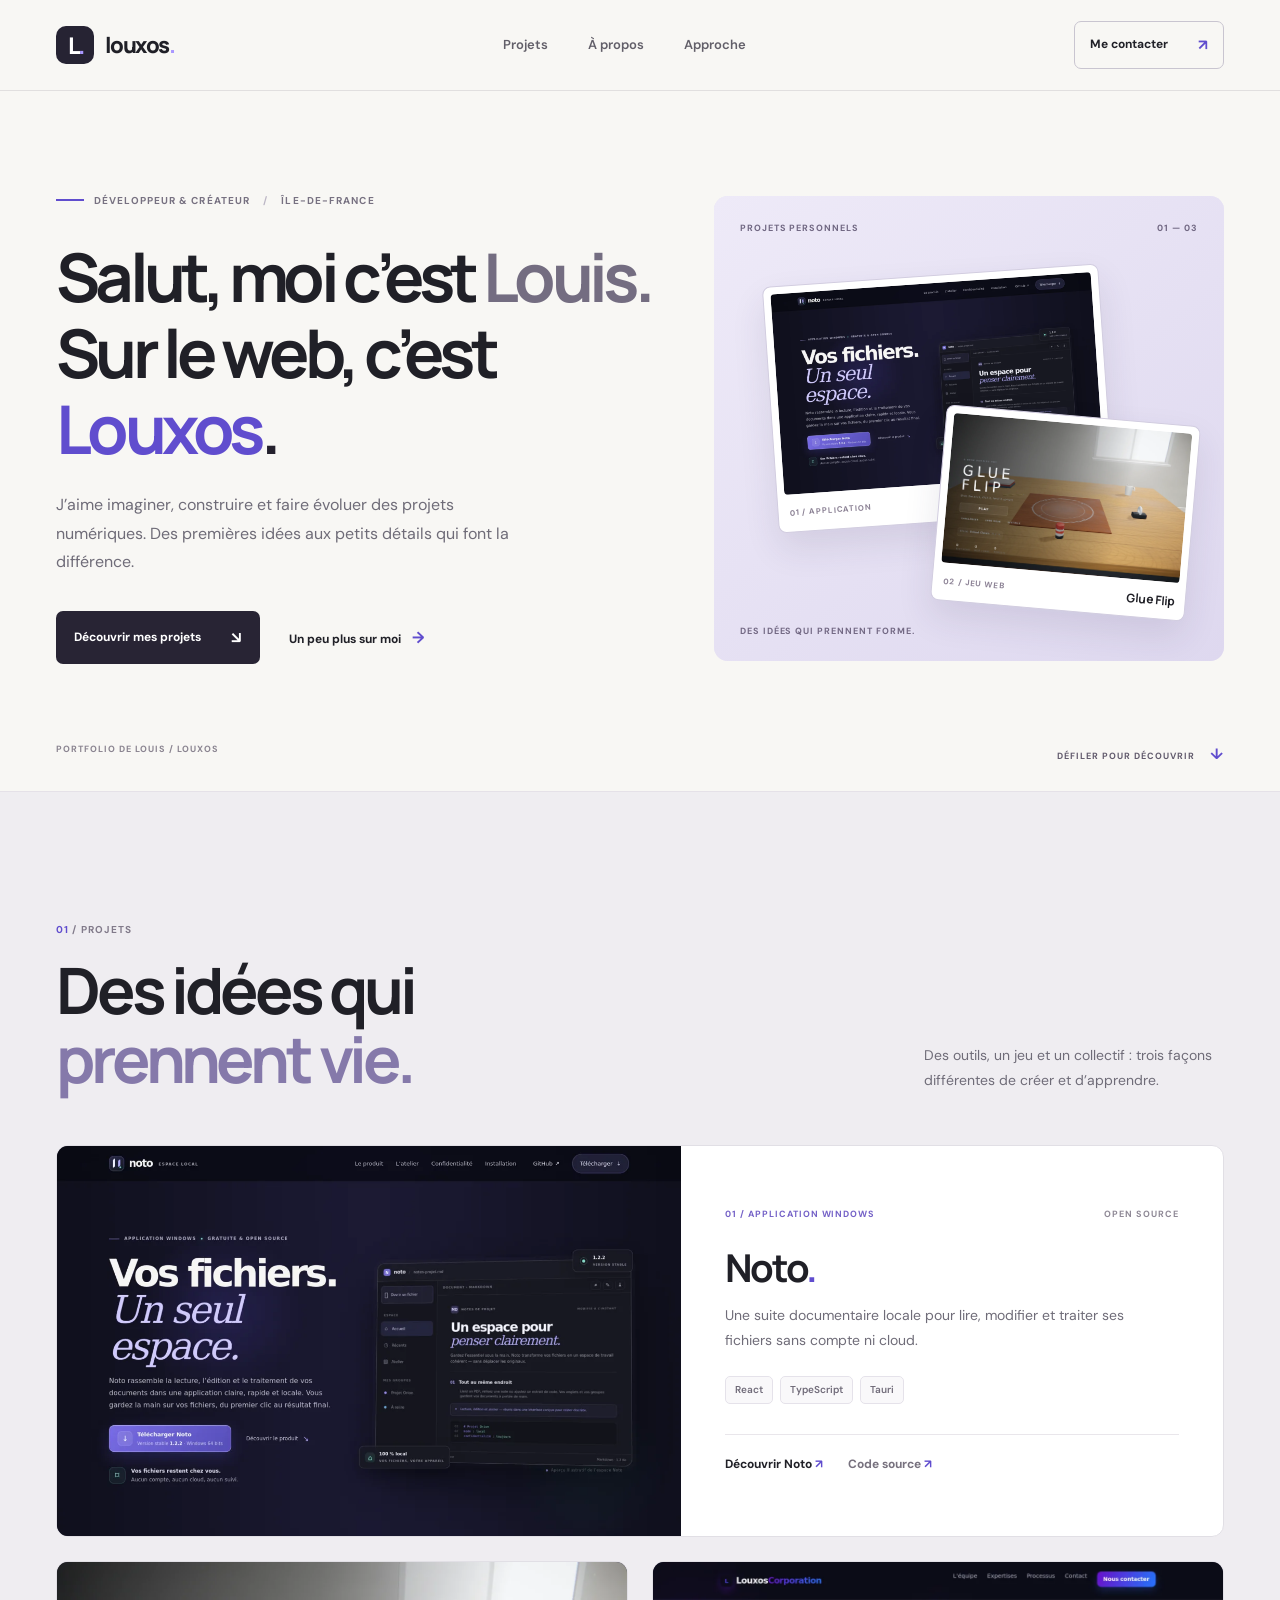
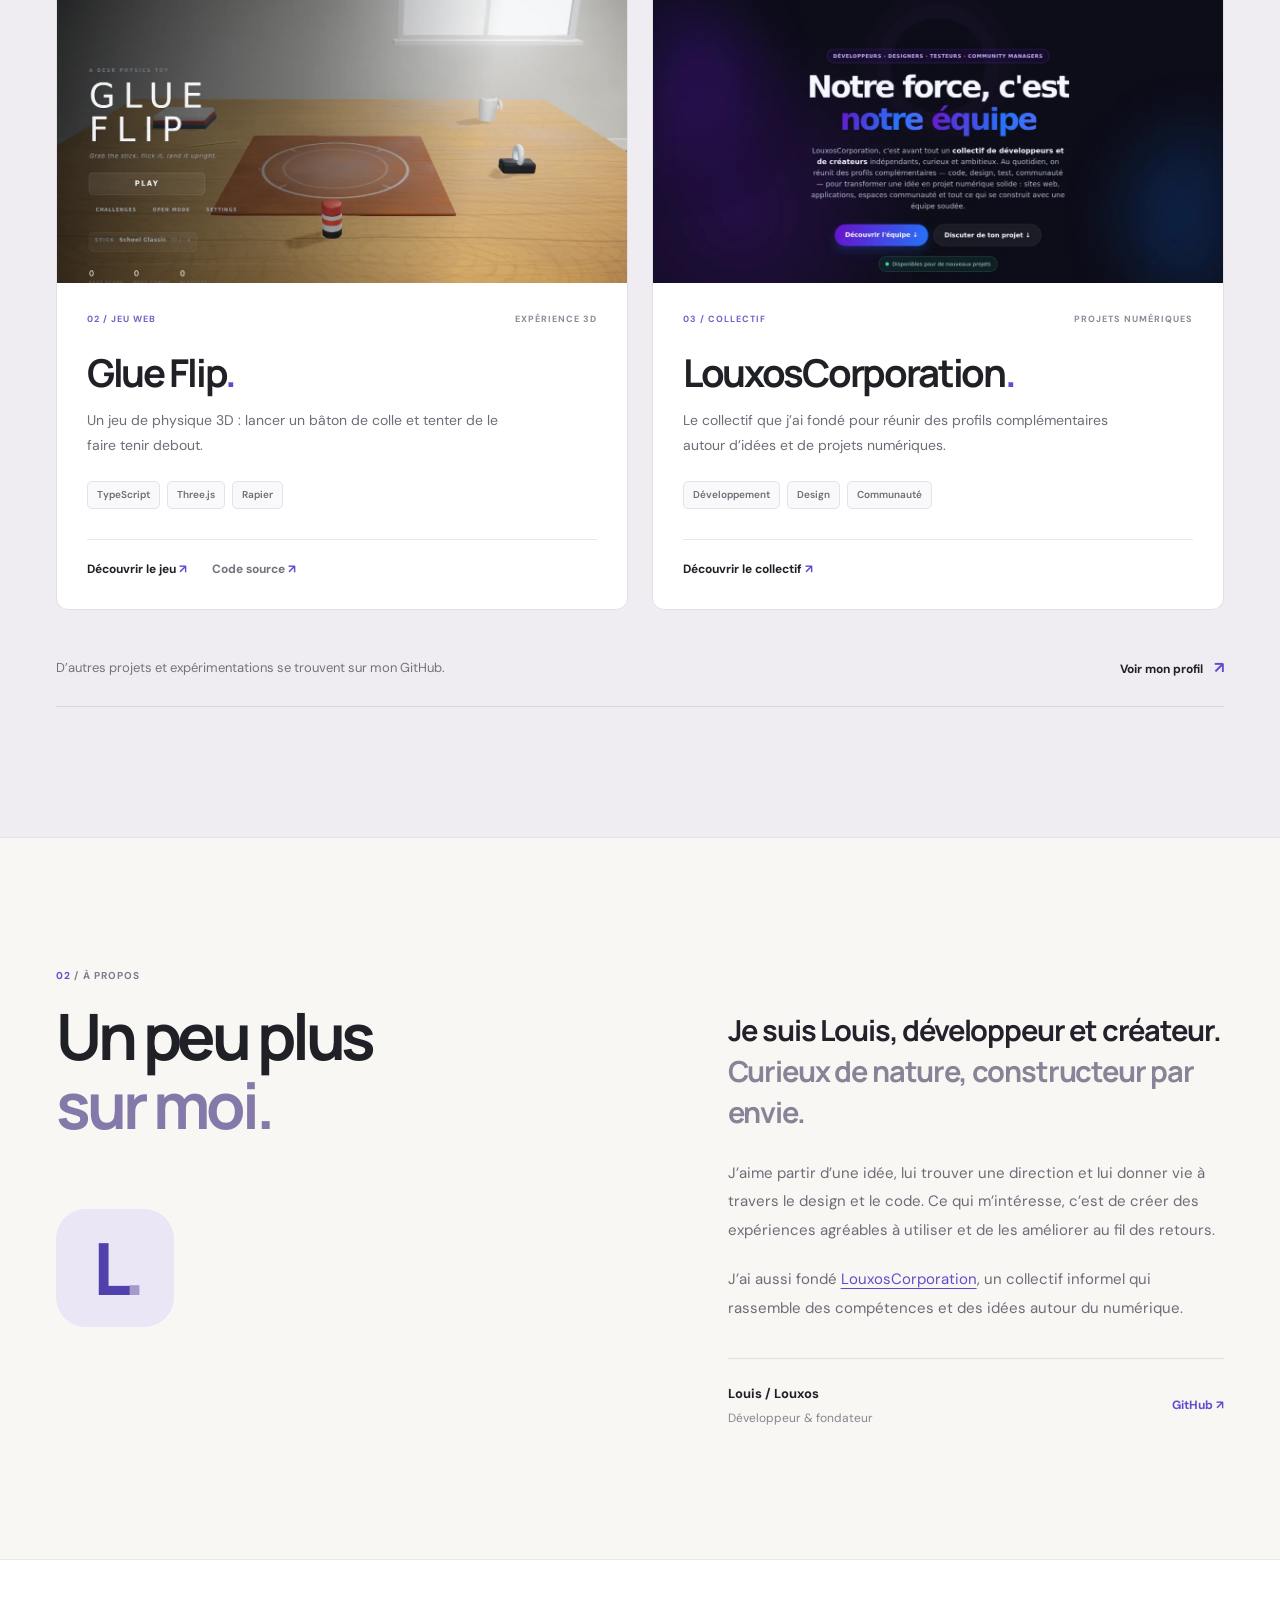
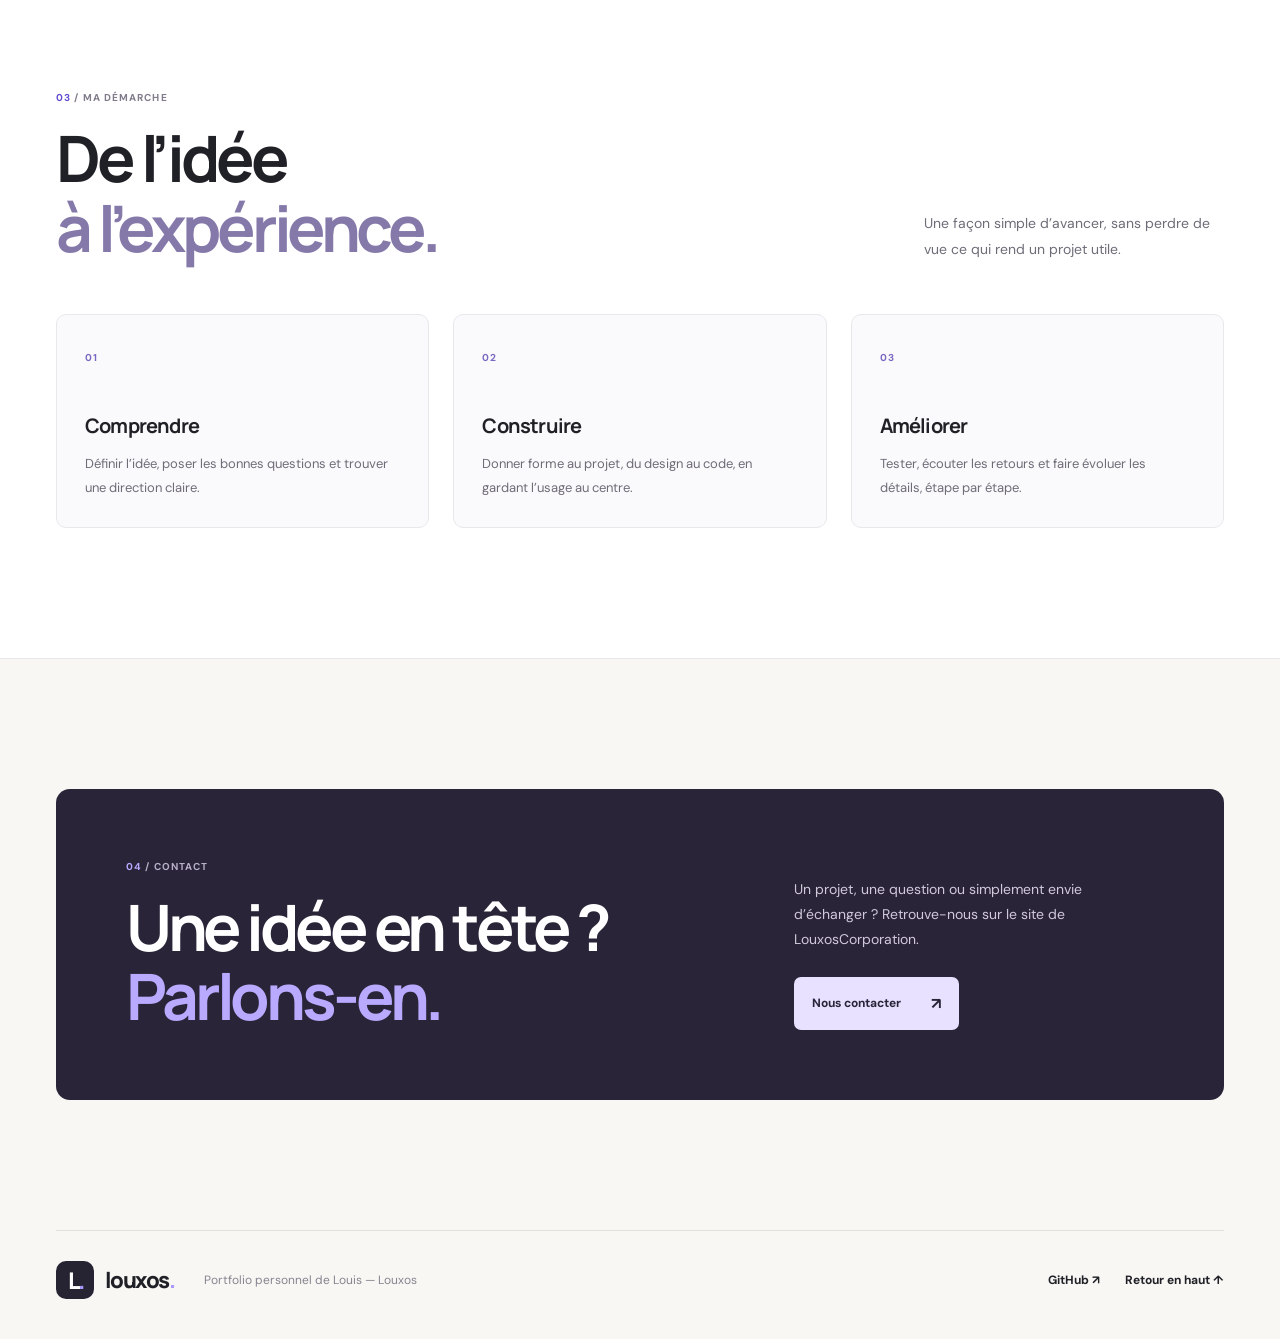
<file: index.html>
<!doctype html>
<html lang="fr">
<head>
  <meta charset="utf-8">
  <meta name="viewport" content="width=device-width, initial-scale=1">
  <meta name="description" content="Portfolio de Louis, alias Louxos : développeur, créateur et fondateur de LouxosCorporation. Découvrez ses projets numériques.">
  <meta name="theme-color" content="#f8f7f4">
  <link rel="canonical" href="https://louxos.github.io/">
  <meta property="og:type" content="website">
  <meta property="og:url" content="https://louxos.github.io/">
  <meta property="og:title" content="Louxos — Développeur & créateur">
  <meta property="og:description" content="Des idées, du code et des projets qui prennent vie. Découvrez le portfolio de Louis, alias Louxos.">
  <title>Louxos — Développeur & créateur</title>
  <link rel="icon" href="data:image/svg+xml,%3Csvg xmlns='http://www.w3.org/2000/svg' viewBox='0 0 64 64'%3E%3Crect width='64' height='64' rx='16' fill='%235b49c9'/%3E%3Cpath d='M19 13v38h27v-8H28V13z' fill='white'/%3E%3C/svg%3E">
  <link rel="preconnect" href="https://fonts.googleapis.com">
  <link rel="preconnect" href="https://fonts.gstatic.com" crossorigin>
  <link href="https://fonts.googleapis.com/css2?family=DM+Sans:wght@400;500;600;700&family=Manrope:wght@400;500;600;700;800&display=swap" rel="stylesheet">
  <link rel="stylesheet" href="style.css?v=4">
  <script src="script.js?v=4" defer></script>
</head>
<body>
  <a class="skip-link" href="#contenu">Aller au contenu</a>
  <header class="site-header">
    <div class="shell header-inner">
      <a class="brand" href="#accueil" aria-label="Louxos, accueil"><span class="brand-mark">L<span>.</span></span><span>louxos<span class="brand-dot">.</span></span></a>
      <nav class="nav" aria-label="Navigation principale"><a href="#projets">Projets</a><a href="#apropos">À propos</a><a href="#approche">Approche</a></nav>
      <a class="header-contact" href="#contact">Me contacter <span aria-hidden="true">↗</span></a>
    </div>
  </header>

  <main id="contenu">
    <section class="hero shell" id="accueil" aria-labelledby="hero-title">
      <div class="hero-copy">
        <p class="eyebrow"><span class="eyebrow-line"></span> DÉVELOPPEUR & CRÉATEUR <span class="eyebrow-separator">/</span> ÎLE-DE-FRANCE</p>
        <h1 id="hero-title">Salut, moi c’est <span>Louis.</span><br>Sur le web, c’est <span class="name">Louxos<span class="period">.</span></span></h1>
        <p class="hero-intro">J’aime imaginer, construire et faire évoluer des projets numériques. Des premières idées aux petits détails qui font la différence.</p>
        <div class="hero-actions"><a class="button button-primary" href="#projets">Découvrir mes projets <span aria-hidden="true">↘</span></a><a class="text-link" href="#apropos">Un peu plus sur moi <span aria-hidden="true">→</span></a></div>
      </div>
      <div class="hero-visual" aria-label="Aperçu de deux projets : Noto et Glue Flip">
        <div class="hero-visual-head"><span>PROJETS PERSONNELS</span><span>01 — 03</span></div>
        <div class="preview preview-noto"><img src="assets/noto-site.webp" alt="Aperçu du site de Noto" width="1200" height="750"><div><span>01 / APPLICATION</span><strong>Noto</strong></div></div>
        <div class="preview preview-glue"><img src="assets/glue-flip.webp" alt="Aperçu du jeu Glue Flip" width="1200" height="750"><div><span>02 / JEU WEB</span><strong>Glue Flip</strong></div></div>
        <p class="hero-visual-caption">DES IDÉES QUI PRENNENT FORME.</p>
      </div>
      <div class="hero-bottom"><span>PORTFOLIO DE LOUIS / LOUXOS</span><a href="#projets">DÉFILER POUR DÉCOUVRIR <span aria-hidden="true">↓</span></a></div>
    </section>

    <section class="projects section" id="projets"><div class="shell">
      <div class="section-head reveal"><div><p class="section-label"><span>01</span> / PROJETS</p><h2>Des idées qui<br><em>prennent vie.</em></h2></div><p>Des outils, un jeu et un collectif : trois façons différentes de créer et d’apprendre.</p></div>
      <div class="project-grid">
        <article class="project project-featured reveal"><a class="project-image" href="https://louxos.github.io/Noto/" target="_blank" rel="noopener noreferrer" aria-label="Découvrir le site de Noto"><img src="assets/noto-site.webp" alt="Aperçu du site de Noto" width="1200" height="750" loading="lazy"><span class="project-image-cta" aria-hidden="true">↗</span></a><div class="project-info"><div class="project-meta"><span>01 / APPLICATION WINDOWS</span><span>OPEN SOURCE</span></div><h3>Noto<span>.</span></h3><p>Une suite documentaire locale pour lire, modifier et traiter ses fichiers sans compte ni cloud.</p><div class="project-tags"><span>React</span><span>TypeScript</span><span>Tauri</span></div><div class="project-actions"><a href="https://louxos.github.io/Noto/" target="_blank" rel="noopener noreferrer">Découvrir Noto <span aria-hidden="true">↗</span></a><a href="https://github.com/Louxos/Noto" target="_blank" rel="noopener noreferrer">Code source <span aria-hidden="true">↗</span></a></div></div></article>
        <article class="project reveal"><a class="project-image" href="https://louxos.github.io/glue-flip/" target="_blank" rel="noopener noreferrer" aria-label="Jouer à Glue Flip"><img src="assets/glue-flip.webp" alt="Aperçu du menu du jeu Glue Flip" width="1200" height="750" loading="lazy"><span class="project-image-cta" aria-hidden="true">↗</span></a><div class="project-info"><div class="project-meta"><span>02 / JEU WEB</span><span>EXPÉRIENCE 3D</span></div><h3>Glue Flip<span>.</span></h3><p>Un jeu de physique 3D : lancer un bâton de colle et tenter de le faire tenir debout.</p><div class="project-tags"><span>TypeScript</span><span>Three.js</span><span>Rapier</span></div><div class="project-actions"><a href="https://louxos.github.io/glue-flip/" target="_blank" rel="noopener noreferrer">Découvrir le jeu <span aria-hidden="true">↗</span></a><a href="https://github.com/Louxos/glue-flip" target="_blank" rel="noopener noreferrer">Code source <span aria-hidden="true">↗</span></a></div></div></article>
        <article class="project reveal"><a class="project-image" href="https://louxos-corporation.netlify.app/" target="_blank" rel="noopener noreferrer" aria-label="Découvrir LouxosCorporation"><img src="assets/corporation-site.webp" alt="Aperçu du modèle du site de LouxosCorporation" width="1200" height="750" loading="lazy"><span class="project-image-cta" aria-hidden="true">↗</span></a><div class="project-info"><div class="project-meta"><span>03 / COLLECTIF</span><span>PROJETS NUMÉRIQUES</span></div><h3>Louxos<wbr>Corporation<span>.</span></h3><p>Le collectif que j’ai fondé pour réunir des profils complémentaires autour d’idées et de projets numériques.</p><div class="project-tags"><span>Développement</span><span>Design</span><span>Communauté</span></div><div class="project-actions"><a href="https://louxos-corporation.netlify.app/" target="_blank" rel="noopener noreferrer">Découvrir le collectif <span aria-hidden="true">↗</span></a></div></div></article>
      </div>
      <div class="github-callout reveal"><p>D’autres projets et expérimentations se trouvent sur mon GitHub.</p><a class="text-link" href="https://github.com/Louxos" target="_blank" rel="noopener noreferrer">Voir mon profil <span aria-hidden="true">↗</span></a></div>
    </div></section>

    <section class="about section shell" id="apropos"><div class="about-heading reveal"><p class="section-label"><span>02</span> / À PROPOS</p><h2>Un peu plus<br><em>sur moi.</em></h2><div class="about-monogram" aria-hidden="true">L<span>.</span></div></div><div class="about-copy reveal"><p class="about-lead">Je suis Louis, développeur et créateur. <span>Curieux de nature, constructeur par envie.</span></p><p>J’aime partir d’une idée, lui trouver une direction et lui donner vie à travers le design et le code. Ce qui m’intéresse, c’est de créer des expériences agréables à utiliser et de les améliorer au fil des retours.</p><p>J’ai aussi fondé <a href="https://louxos-corporation.netlify.app/" target="_blank" rel="noopener noreferrer">LouxosCorporation</a>, un collectif informel qui rassemble des compétences et des idées autour du numérique.</p><div class="about-footer"><div><strong>Louis / Louxos</strong><span>Développeur & fondateur</span></div><a href="https://github.com/Louxos" target="_blank" rel="noopener noreferrer">GitHub ↗</a></div></div></section>

    <section class="approach section" id="approche"><div class="shell"><div class="section-head reveal"><div><p class="section-label"><span>03</span> / MA DÉMARCHE</p><h2>De l’idée<br><em>à l’expérience.</em></h2></div><p>Une façon simple d’avancer, sans perdre de vue ce qui rend un projet utile.</p></div><div class="steps"><article class="reveal"><span class="step-number">01</span><h3>Comprendre</h3><p>Définir l’idée, poser les bonnes questions et trouver une direction claire.</p></article><article class="reveal"><span class="step-number">02</span><h3>Construire</h3><p>Donner forme au projet, du design au code, en gardant l’usage au centre.</p></article><article class="reveal"><span class="step-number">03</span><h3>Améliorer</h3><p>Tester, écouter les retours et faire évoluer les détails, étape par étape.</p></article></div></div></section>

    <section class="contact section shell" id="contact"><div class="contact-panel reveal"><div><p class="section-label"><span>04</span> / CONTACT</p><h2>Une idée en tête&nbsp;?<br><em>Parlons-en.</em></h2></div><div class="contact-copy"><p>Un projet, une question ou simplement envie d’échanger ? Retrouve-nous sur le site de LouxosCorporation.</p><a class="button button-light" href="https://louxos-corporation.netlify.app/#contact">Nous contacter <span aria-hidden="true">↗</span></a></div></div></section>
  </main>
  <footer class="footer shell"><a class="brand" href="#accueil"><span class="brand-mark">L<span>.</span></span><span>louxos<span class="brand-dot">.</span></span></a><p>Portfolio personnel de Louis — Louxos</p><div><a href="https://github.com/Louxos" target="_blank" rel="noopener noreferrer">GitHub ↗</a><a href="#accueil">Retour en haut ↑</a></div></footer>
</body>
</html>
</file>
<file: style.css>
:root{--bg:#f8f7f4;--paper:#fff;--ink:#202027;--muted:#6f6c78;--accent:#604dce;--accent-light:#eae7fa;--line:#e1dfdf;--display:'Manrope',Arial,sans-serif;--body:'DM Sans',Arial,sans-serif}
*{box-sizing:border-box}html{scroll-behavior:smooth}body{margin:0;background:var(--bg);color:var(--ink);font-family:var(--body);line-height:1.6}a{color:inherit;text-decoration:none}h1,h2,h3,p{margin:0}h1,h2,h3{font-family:var(--display)}img{display:block;max-width:100%}::selection{background:#d9d1ff;color:#222032}a:focus-visible{outline:3px solid #7664e5;outline-offset:5px}.skip-link{position:fixed;left:16px;top:-100px;z-index:20;padding:10px 14px;background:#fff;color:#1d1c22}.skip-link:focus{top:12px}.shell{width:min(1296px,calc(100% - 112px));margin-inline:auto}.section{padding-block:130px;scroll-margin-top:30px}
/* Navigation */
.site-header{border-bottom:1px solid var(--line)}.header-inner{height:90px;display:flex;align-items:center;gap:30px}.brand{display:inline-flex;align-items:center;gap:11px;white-space:nowrap;font:800 22px/1 var(--display);letter-spacing:-.07em}.brand-mark{width:38px;height:38px;display:flex;align-items:center;justify-content:center;background:#262333;color:#fff;border-radius:10px;font-size:23px;letter-spacing:-.1em}.brand-mark span,.brand-dot{color:#aa98ff}.nav{display:flex;gap:40px;margin:auto;font-size:13px;font-weight:600;color:#625f69}.nav a,.footer a{transition:color .2s}.nav a:hover,.footer a:hover{color:var(--accent)}.header-contact{display:inline-flex;gap:30px;align-items:center;border:1px solid #c9c5d0;border-radius:7px;padding:11px 15px;font-size:12px;font-weight:700;transition:background .2s,border-color .2s}.header-contact span{color:var(--accent);font-size:15px}.header-contact:hover{background:#eeebfa;border-color:#a89cd9}
/* Introduction */
.hero{min-height:700px;position:relative;display:grid;grid-template-columns:1.08fr .92fr;gap:5%;align-items:center;padding-block:90px 115px}.hero-copy{position:relative;z-index:1}.eyebrow,.section-label,.hero-bottom,.hero-visual-head,.hero-visual-caption,.preview span,.project-meta,.step-number{font:700 10px/1.5 var(--body);letter-spacing:.11em}.eyebrow{display:flex;align-items:center;gap:10px;color:#777181}.eyebrow-line{width:28px;height:2px;background:var(--accent)}.eyebrow-separator{color:#bcb6c5;margin-inline:3px}.hero h1{font-size:clamp(50px,5.25vw,74px);line-height:1.13;letter-spacing:-.07em;font-weight:700;margin:31px 0 24px}.hero h1>span:first-child{color:#746d81}.hero h1 .name{color:var(--accent)}.period{color:#24212d}.hero-intro{max-width:465px;color:var(--muted);font-size:16px;line-height:1.8}.hero-actions{display:flex;align-items:center;gap:29px;margin-top:34px}.button{min-height:53px;padding:0 18px;display:inline-flex;align-items:center;justify-content:space-between;gap:30px;border-radius:7px;font-size:12px;font-weight:700;transition:transform .22s,background .22s,box-shadow .22s}.button span{font-size:16px;transition:transform .22s}.button:hover{transform:translateY(-3px)}.button:hover span{transform:translate(3px,-3px)}.button-primary{background:#282434;color:#fff}.button-primary:hover{background:#5948b8;box-shadow:0 10px 25px #5948b828}.text-link{font-size:12px;font-weight:700}.text-link span{color:var(--accent);font-size:16px;margin-left:8px;display:inline-block;transition:transform .2s}.text-link:hover span{transform:translateX(4px)}
.hero-visual{position:relative;min-height:465px;border-radius:14px;background:#e8e4f2;overflow:hidden;padding:26px;isolation:isolate}.hero-visual:before{content:"";position:absolute;inset:0;background:linear-gradient(140deg,#eeeaf8,#ded8ef);z-index:-1}.hero-visual-head{display:flex;justify-content:space-between;color:#706782;font-size:9px}.preview{position:absolute;background:#fff;border:1px solid #d2cde0;border-radius:8px;padding:7px;box-shadow:0 16px 35px #3b30521c;transition:transform .35s cubic-bezier(.2,.7,.2,1),box-shadow .35s}.preview img{width:100%;height:auto;aspect-ratio:16/10;object-fit:cover;object-position:top;border-radius:4px}.preview div{display:flex;justify-content:space-between;align-items:center;padding:10px 4px 3px}.preview span{color:#8c8295;font-size:8px}.preview strong{font:700 12px var(--display)}.preview-noto{width:66%;top:17%;left:11%;transform:rotate(-4deg)}.preview-glue{width:50%;right:6%;top:47%;transform:rotate(5deg)}.hero-visual:hover .preview-noto{transform:rotate(-2deg) translateY(-5px)}.hero-visual:hover .preview-glue{transform:rotate(3deg) translateY(5px)}.hero-visual-caption{position:absolute;left:26px;bottom:23px;color:#736984;font-size:9px}.hero-bottom{position:absolute;bottom:26px;left:0;right:0;display:flex;justify-content:space-between;color:#8a8490;font-size:9px}.hero-bottom a{color:#625b6d}.hero-bottom a span{color:var(--accent);font-size:15px;margin-left:12px}
/* Project showcase */
.projects{background:#efedf1;border-block:1px solid #e5e1e8}.section-head{display:flex;justify-content:space-between;align-items:end;gap:40px;margin-bottom:52px}.section-label{color:#817a8a;margin-bottom:18px}.section-label span{color:var(--accent)}h2{font-size:clamp(45px,5vw,70px);font-weight:700;line-height:1.08;letter-spacing:-.065em}h2 em{font-style:normal;color:#8579aa}.section-head>p{max-width:300px;color:var(--muted);font-size:14px;line-height:1.8}.project-grid{display:grid;grid-template-columns:repeat(2,minmax(0,1fr));gap:24px}.project{background:#fff;border:1px solid #e1dfe5;border-radius:12px;overflow:hidden;display:flex;flex-direction:column}.project-featured{grid-column:1/-1;display:grid;grid-template-columns:1.15fr 1fr}.project-image{display:block;position:relative;background:#29233e;overflow:hidden;min-width:0}.project-image img{width:100%;height:100%;aspect-ratio:16/9;object-fit:cover;object-position:top;transition:transform .6s cubic-bezier(.2,.7,.2,1)}.project-featured .project-image img{aspect-ratio:auto;min-height:100%}.project-image:hover img{transform:scale(1.035)}.project-image-cta{position:absolute;top:17px;right:17px;width:40px;height:40px;border-radius:50%;background:#fff;color:#282333;display:grid;place-items:center;font-size:19px;transform:translateY(5px);opacity:0;transition:transform .25s,opacity .25s}.project-image:hover .project-image-cta,.project-image:focus-visible .project-image-cta{opacity:1;transform:none}.project-info{padding:30px;display:flex;flex-direction:column;flex:1}.project-featured .project-info{padding:44px;justify-content:center}.project-meta{display:flex;justify-content:space-between;gap:10px;font-size:9px;color:#8f8996}.project-meta span:first-child{color:#7461c7}.project h3{font-size:clamp(27px,3vw,40px);letter-spacing:-.06em;line-height:1.2;margin:24px 0 12px;overflow-wrap:normal}.project h3 span{color:var(--accent)}.project-info>p{font-size:14px;color:var(--muted);line-height:1.75;max-width:430px}.project-tags{display:flex;flex-wrap:wrap;gap:7px;margin-top:24px}.project-tags span{border:1px solid #e5e2ea;color:#706b79;background:#f9f8fa;padding:5px 9px;border-radius:5px;font-size:10px;font-weight:600}.project-actions{display:flex;gap:25px;flex-wrap:wrap;align-items:center;border-top:1px solid #e9e6eb;margin-top:30px;padding-top:20px}.project-actions a{font-size:12px;font-weight:700}.project-actions a:last-child:not(:first-child){color:#77717e}.project-actions a span{color:var(--accent);display:inline-block;transition:transform .2s}.project-actions a:hover span{transform:translate(3px,-3px)}.github-callout{display:flex;justify-content:space-between;align-items:center;gap:20px;margin-top:45px;border-bottom:1px solid #d9d4df;padding-bottom:25px}.github-callout p{color:#77717e;font-size:13px}
/* About and approach */
.about{display:grid;grid-template-columns:1fr 1fr;gap:15%;align-items:start}.about-heading{position:relative}.about-monogram{margin-top:70px;width:118px;height:118px;border-radius:30px;background:#eae6f5;display:flex;align-items:center;justify-content:center;font:800 72px/1 var(--display);letter-spacing:-.12em;color:#5141ac}.about-monogram span{color:#a69acc}.about-copy{padding-top:42px;max-width:510px;color:var(--muted);font-size:15px;line-height:1.9}.about-copy p+p{margin-top:21px}.about-copy .about-lead{color:#24212d;font:700 clamp(22px,2.3vw,29px)/1.42 var(--display);letter-spacing:-.04em;margin-bottom:25px}.about-lead span{color:#8a8296}.about-copy a:not(.about-footer a){color:var(--accent);text-decoration:underline;text-underline-offset:4px}.about-footer{display:flex;align-items:center;justify-content:space-between;gap:15px;border-top:1px solid var(--line);margin-top:36px;padding-top:23px}.about-footer strong,.about-footer div span{display:block}.about-footer strong{font-size:13px;color:var(--ink)}.about-footer div span{font-size:12px;color:#8a8490}.about-footer>a{font-size:12px;font-weight:700;color:var(--accent)}.approach{background:#fff;border-block:1px solid #eae7eb}.steps{display:grid;grid-template-columns:repeat(3,1fr);gap:24px}.steps article{padding:28px;border:1px solid #e9e6ec;border-radius:10px;background:#faf9fb;transition:transform .25s,border-color .25s,box-shadow .25s}.steps article:hover{transform:translateY(-5px);border-color:#ccc3e9;box-shadow:0 12px 25px #30253d0c}.step-number{color:#7868c2}.steps h3{font-size:20px;letter-spacing:-.04em;margin:42px 0 10px}.steps p{color:var(--muted);font-size:13px;line-height:1.8;max-width:310px}
/* Contact and footer */
.contact-panel{display:grid;grid-template-columns:1.2fr 1fr;align-items:end;gap:50px;padding:70px;background:#292438;color:#fff;border-radius:14px}.contact .section-label{color:#b8b0c7}.contact .section-label span{color:#b9a9ff}.contact h2 em{color:#b9a9ff}.contact-copy{max-width:360px;margin-left:auto}.contact-copy p{color:#d2cadb;font-size:14px;line-height:1.8;margin-bottom:25px}.button-light{background:#e8e1ff;color:#292438}.button-light:hover{background:#fff}.footer{display:flex;align-items:center;gap:30px;border-top:1px solid var(--line);padding-block:30px 40px}.footer p{color:#89838f;font-size:12px}.footer>div{display:flex;gap:25px;margin-left:auto;font-size:12px;font-weight:700}
/* Motion is additive: content is never hidden while waiting for JavaScript. */
@media(prefers-reduced-motion:no-preference){.hero-copy{animation:hero-enter .7s both}.hero-visual{animation:hero-enter .8s .1s both}.reveal.is-visible{animation:section-enter .6s both}@keyframes hero-enter{from{opacity:0;transform:translateY(15px)}to{opacity:1;transform:none}}@keyframes section-enter{from{opacity:.75;transform:translateY(12px)}to{opacity:1;transform:none}}}
@media(max-width:1050px){.shell{width:calc(100% - 72px)}.hero{gap:4%;min-height:620px}.hero h1{font-size:clamp(43px,5.5vw,58px)}.hero-visual{min-height:390px}.section{padding-block:100px}.project-featured .project-info{padding:30px}.contact-panel{padding:50px}}
@media(max-width:700px){.shell{width:calc(100% - 36px)}.header-inner{height:auto;min-height:74px;gap:14px;flex-wrap:wrap;padding-block:15px}.brand{font-size:20px}.brand-mark{width:34px;height:34px;font-size:21px}.nav{order:3;width:100%;margin:0;gap:25px;border-top:1px solid var(--line);padding-top:12px;font-size:12px}.header-contact{margin-left:auto;padding:8px 10px;gap:12px}.hero{display:block;padding-block:68px 75px;min-height:0}.hero h1{font-size:clamp(42px,9.2vw,63px);margin:26px 0 18px}.eyebrow{font-size:9px;flex-wrap:wrap}.hero-intro{font-size:15px}.hero-actions{flex-wrap:wrap;gap:18px}.hero-visual{margin-top:50px;min-height:clamp(330px,65vw,460px)}.preview-glue{top:41%}.hero-visual-caption{max-width:43%;line-height:1.4}.hero-bottom{position:static;margin-top:30px;font-size:8px}.hero-bottom a{font-size:0}.hero-bottom a span{font-size:15px}.section{padding-block:75px}.section-head{display:block;margin-bottom:35px}.section-head>p{margin-top:20px}.project-grid{grid-template-columns:1fr;gap:18px}.project-featured{grid-column:auto;display:flex}.project-featured .project-image img{aspect-ratio:16/9;min-height:0}.project-info,.project-featured .project-info{padding:24px}.project h3{font-size:30px}.project-actions{margin-top:25px}.github-callout{align-items:flex-start;flex-direction:column;gap:12px;margin-top:30px}.about{grid-template-columns:1fr;gap:28px}.about-monogram{margin-top:30px;width:75px;height:75px;border-radius:20px;font-size:46px}.about-copy{padding-top:0}.about-copy .about-lead{font-size:24px}.steps{grid-template-columns:1fr;gap:12px}.steps article{padding:23px}.steps h3{margin:20px 0 7px}.contact-panel{grid-template-columns:1fr;gap:28px;padding:35px 25px}.contact-copy{margin:0}.footer{flex-wrap:wrap;gap:15px}.footer p{order:3;width:100%}.footer>div{gap:15px}}
@media(max-width:390px){.hero h1{font-size:39px}.hero-visual{padding:20px}.preview-noto{width:68%;top:18%;left:8%}.preview-glue{width:50%;right:5%;top:41%}.hero-visual-caption{left:20px;bottom:18px}.contact h2{font-size:40px}.project-meta{font-size:8px}}
@media(prefers-reduced-motion:reduce){html{scroll-behavior:auto}*,*::before,*::after{animation:none!important;transition:none!important}}
</file>
